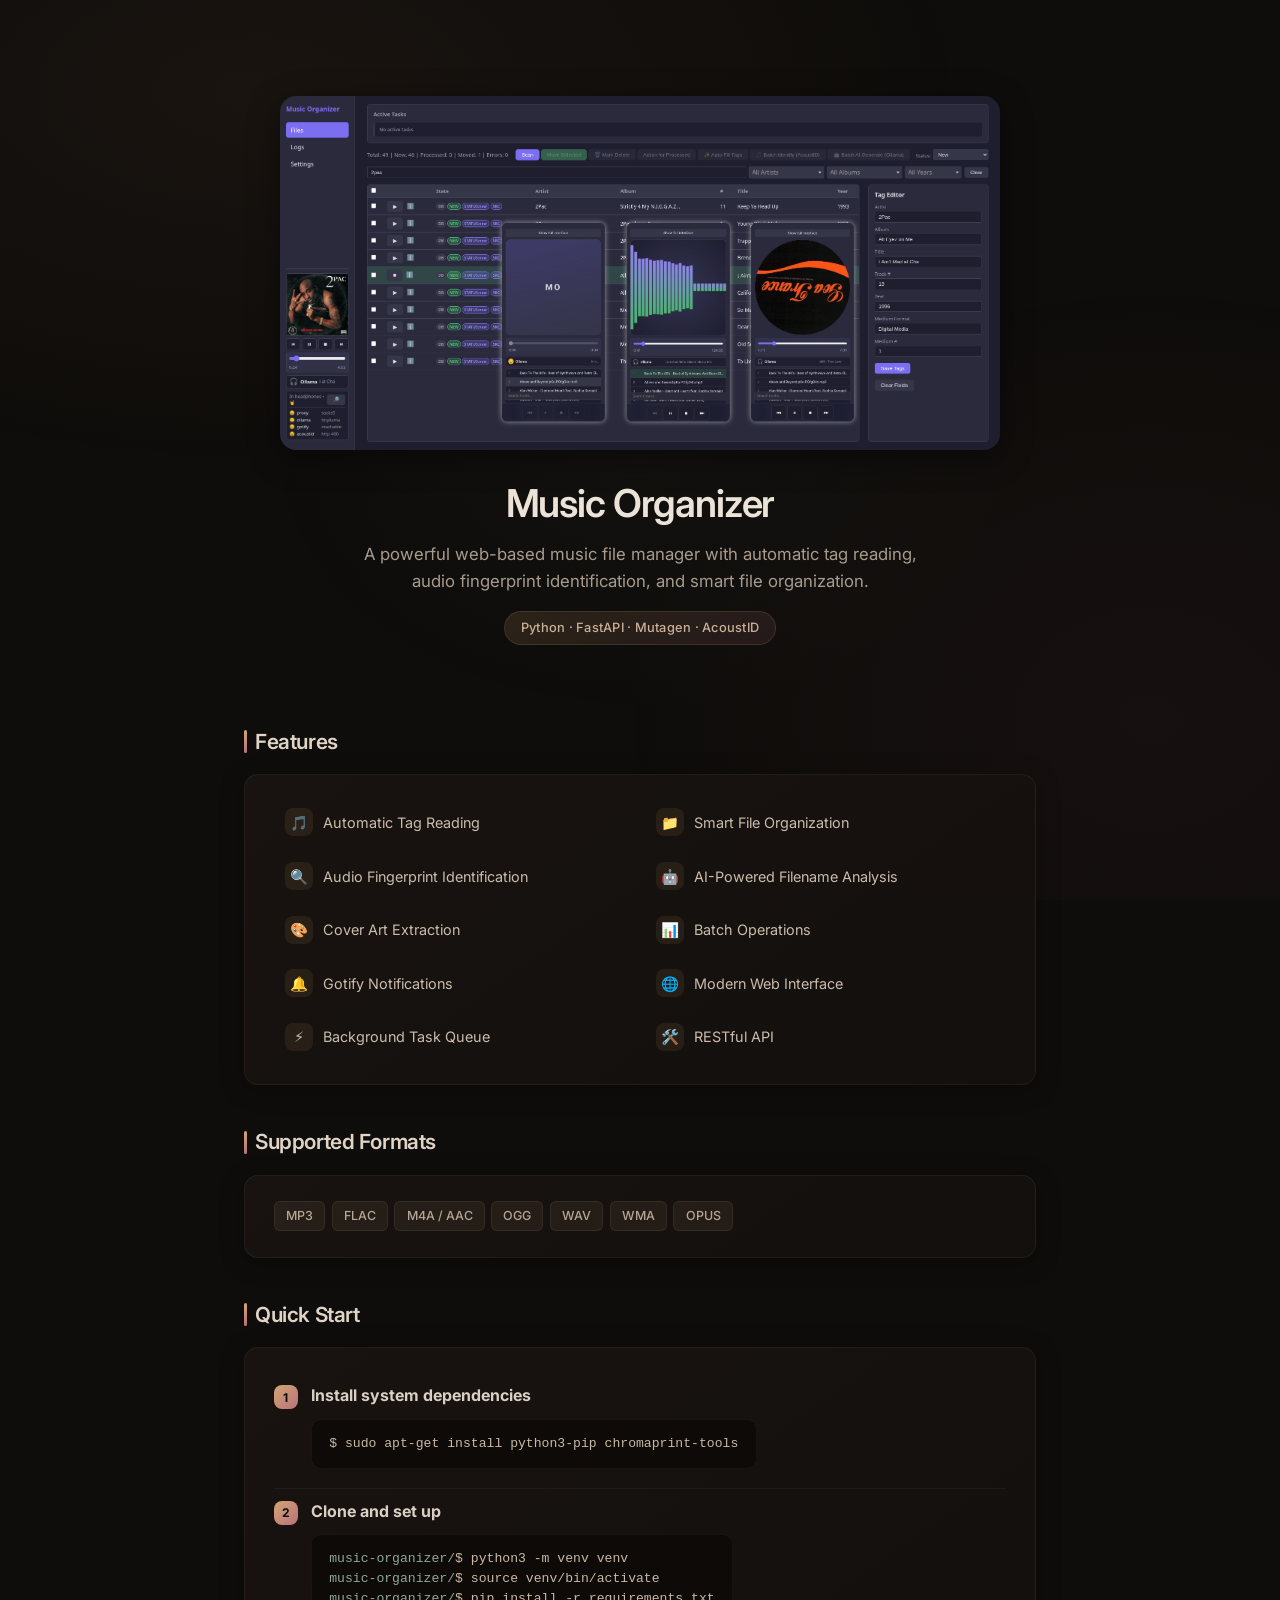
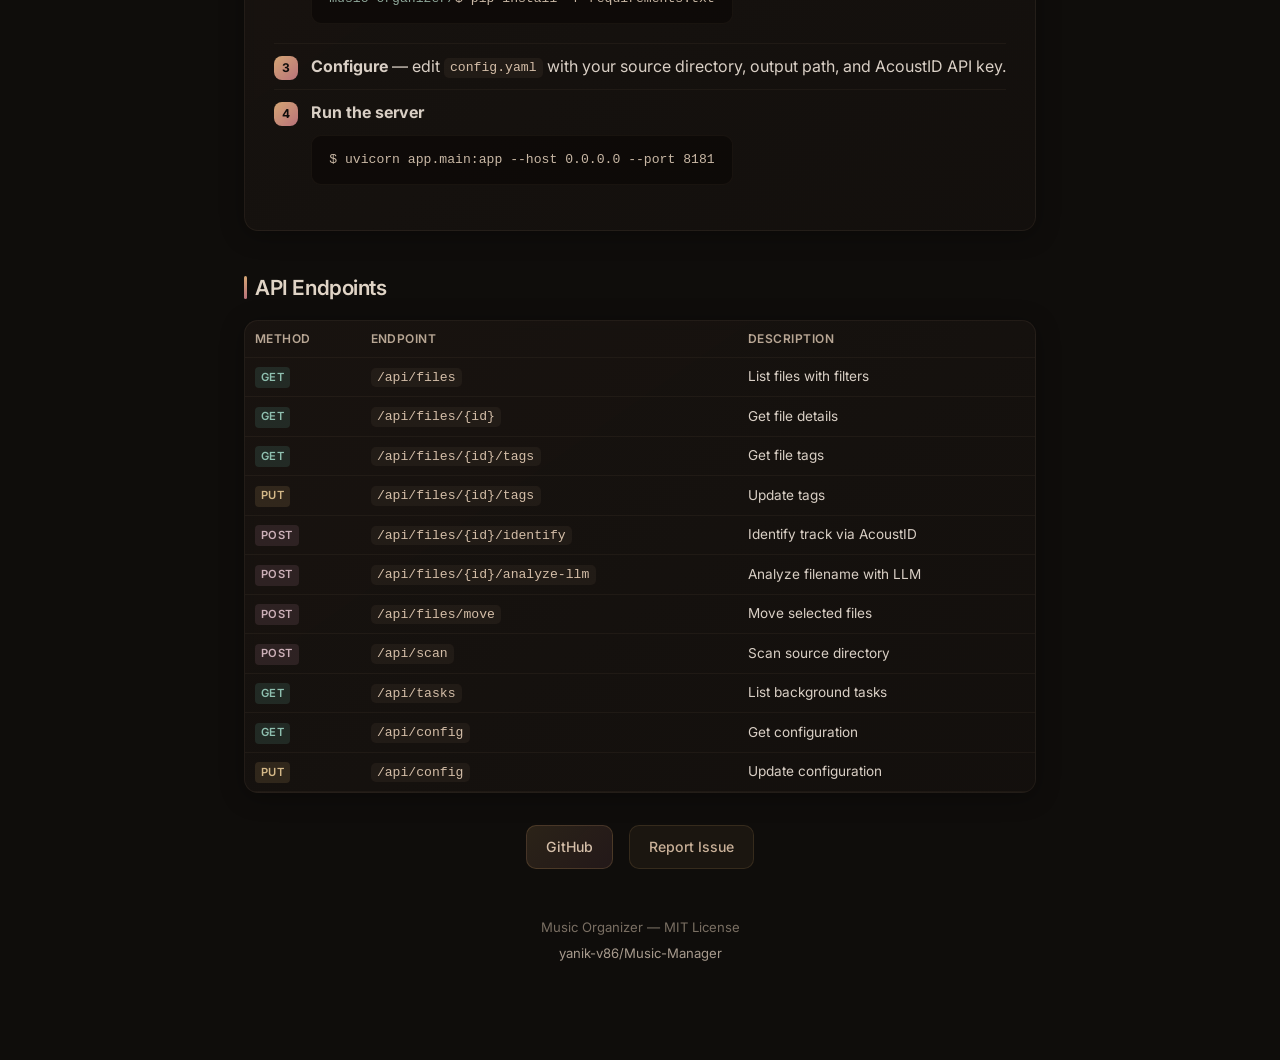
<file: index.html>
<!DOCTYPE html>
<html lang="en">
<head>
<meta charset="UTF-8">
<meta name="viewport" content="width=device-width, initial-scale=1.0">
<title>Music Organizer</title>
<style>
  @import url('https://fonts.googleapis.com/css2?family=Inter:wght@300;400;500;600;700&display=swap');

  * { margin: 0; padding: 0; box-sizing: border-box; }

  body {
    font-family: 'Inter', -apple-system, system-ui, sans-serif;
    background: #0f0d0b;
    color: #d9cfc5;
    line-height: 1.6;
    min-height: 100vh;
  }

  .bg-grain {
    position: fixed;
    inset: 0;
    pointer-events: none;
    z-index: -1;
    background:
      radial-gradient(ellipse 80% 60% at 20% 10%, rgba(180, 130, 90, 0.06) 0%, transparent 70%),
      radial-gradient(ellipse 60% 70% at 90% 80%, rgba(160, 90, 110, 0.05) 0%, transparent 70%),
      radial-gradient(ellipse 50% 50% at 50% 50%, rgba(120, 160, 140, 0.03) 0%, transparent 60%);
  }

  .container {
    max-width: 840px;
    margin: 0 auto;
    padding: 3rem 1.5rem 5rem;
  }

  header {
    text-align: center;
    padding: 3rem 0 2.5rem;
  }

  .logo {
    margin-bottom: 1rem;
    border-radius: 16px;
    max-width: 720px;
    width: 100%;
    box-shadow: 0 8px 32px rgba(0,0,0,0.4);
  }

  h1 {
    font-size: 2.4rem;
    font-weight: 600;
    letter-spacing: -0.03em;
    color: #ece3d8;
    margin-bottom: 0.4rem;
  }

  .subtitle {
    font-size: 1.05rem;
    color: #a89b8e;
    font-weight: 400;
    max-width: 560px;
    margin: 0 auto;
  }

  .tagline {
    display: inline-block;
    margin-top: 1rem;
    padding: 0.35rem 1rem;
    border-radius: 100px;
    font-size: 0.8rem;
    font-weight: 500;
    letter-spacing: 0.02em;
    background: linear-gradient(135deg, rgba(210, 160, 100, 0.15), rgba(180, 110, 130, 0.12));
    border: 1px solid rgba(210, 160, 100, 0.15);
    color: #c9b098;
  }

  section {
    margin-top: 2.5rem;
  }

  h2 {
    font-size: 1.3rem;
    font-weight: 600;
    letter-spacing: -0.02em;
    color: #e0d4c6;
    margin-bottom: 1rem;
    display: flex;
    align-items: center;
    gap: 0.5rem;
  }

  h2::before {
    content: '';
    display: inline-block;
    width: 3px;
    height: 1.1em;
    border-radius: 2px;
    background: linear-gradient(180deg, #d4a574, #b8727a);
    flex-shrink: 0;
  }

  .card {
    background: linear-gradient(145deg, rgba(26, 21, 17, 0.85), rgba(20, 16, 13, 0.9));
    border: 1px solid rgba(200, 170, 140, 0.08);
    border-radius: 14px;
    padding: 1.6rem 1.8rem;
    backdrop-filter: blur(6px);
    box-shadow: 0 4px 24px rgba(0,0,0,0.3);
  }

  .card + .card {
    margin-top: 1rem;
  }

  .features-grid {
    display: grid;
    grid-template-columns: 1fr 1fr;
    gap: 0.6rem;
  }

  @media (max-width: 560px) {
    .features-grid { grid-template-columns: 1fr; }
  }

  .feature-item {
    display: flex;
    align-items: center;
    gap: 0.6rem;
    padding: 0.5rem 0.7rem;
    border-radius: 10px;
    font-size: 0.9rem;
    color: #cbbcac;
    transition: background 0.2s;
  }

  .feature-item:hover {
    background: rgba(210, 170, 130, 0.06);
  }

  .feature-item .icon {
    width: 28px;
    height: 28px;
    border-radius: 8px;
    display: flex;
    align-items: center;
    justify-content: center;
    font-size: 0.9rem;
    flex-shrink: 0;
    background: rgba(210, 160, 100, 0.1);
  }

  .format-list {
    display: flex;
    flex-wrap: wrap;
    gap: 0.4rem;
  }

  .format-badge {
    padding: 0.25rem 0.7rem;
    border-radius: 6px;
    font-size: 0.78rem;
    font-weight: 500;
    background: rgba(180, 140, 110, 0.1);
    border: 1px solid rgba(180, 140, 110, 0.12);
    color: #b8a694;
  }

  .install-steps {
    counter-reset: step;
  }

  .install-step {
    padding: 0.6rem 0;
    display: flex;
    gap: 0.8rem;
    align-items: flex-start;
  }

  .install-step + .install-step {
    border-top: 1px solid rgba(200, 170, 140, 0.06);
  }

  .install-step::before {
    counter-increment: step;
    content: counter(step);
    width: 24px;
    height: 24px;
    border-radius: 8px;
    background: linear-gradient(135deg, #d4a574, #b8727a);
    color: #0f0d0b;
    font-size: 0.75rem;
    font-weight: 700;
    display: flex;
    align-items: center;
    justify-content: center;
    flex-shrink: 0;
    margin-top: 2px;
  }

  code {
    font-family: 'SF Mono', 'Fira Code', monospace;
    font-size: 0.82rem;
    padding: 0.15rem 0.4rem;
    border-radius: 5px;
    background: rgba(180, 140, 110, 0.08);
    color: #d4bea8;
  }

  pre {
    margin: 0.6rem 0;
    padding: 0.9rem 1.1rem;
    border-radius: 10px;
    background: rgba(10, 8, 6, 0.6);
    border: 1px solid rgba(200, 170, 140, 0.06);
    overflow-x: auto;
    font-family: 'SF Mono', 'Fira Code', monospace;
    font-size: 0.82rem;
    color: #c9b8a5;
    line-height: 1.5;
  }

  pre .cmd { color: #b8a694; }
  pre .path { color: #8fa89a; }
  pre .str { color: #c9a88a; }

  .api-table {
    width: 100%;
    border-collapse: collapse;
    font-size: 0.85rem;
  }

  .api-table th,
  .api-table td {
    text-align: left;
    padding: 0.5rem 0.6rem;
    border-bottom: 1px solid rgba(200, 170, 140, 0.06);
  }

  .api-table th {
    font-weight: 600;
    color: #b8a694;
    font-size: 0.75rem;
    text-transform: uppercase;
    letter-spacing: 0.04em;
  }

  .api-table tr:hover td {
    background: rgba(210, 170, 130, 0.03);
  }

  .api-method {
    display: inline-block;
    padding: 0.1rem 0.4rem;
    border-radius: 4px;
    font-size: 0.7rem;
    font-weight: 600;
    letter-spacing: 0.03em;
  }

  .api-method.get { background: rgba(100, 180, 160, 0.15); color: #8fc0b0; }
  .api-method.put { background: rgba(200, 160, 100, 0.15); color: #d4b888; }
  .api-method.post { background: rgba(180, 130, 150, 0.15); color: #ccb0b8; }

  .links {
    display: flex;
    gap: 1rem;
    justify-content: center;
    flex-wrap: wrap;
    margin-top: 2rem;
  }

  .button {
    display: inline-flex;
    align-items: center;
    gap: 0.4rem;
    padding: 0.6rem 1.2rem;
    border-radius: 10px;
    font-size: 0.88rem;
    font-weight: 500;
    text-decoration: none;
    transition: all 0.2s;
    border: 1px solid rgba(210, 160, 100, 0.15);
    background: rgba(210, 160, 100, 0.06);
    color: #c9b098;
  }

  .button:hover {
    background: rgba(210, 160, 100, 0.12);
    border-color: rgba(210, 160, 100, 0.25);
    transform: translateY(-1px);
  }

  .button-primary {
    background: linear-gradient(135deg, rgba(210, 160, 100, 0.15), rgba(180, 110, 130, 0.12));
    border-color: rgba(210, 160, 100, 0.2);
    color: #d4bea8;
  }

  .button-primary:hover {
    background: linear-gradient(135deg, rgba(210, 160, 100, 0.22), rgba(180, 110, 130, 0.18));
  }

  footer {
    text-align: center;
    padding: 3rem 0 1rem;
    font-size: 0.82rem;
    color: #7a6f63;
  }

  footer a {
    color: #a89b8e;
    text-decoration: none;
  }

  footer a:hover {
    color: #c9b098;
  }

  @media (max-width: 480px) {
    .container { padding: 1.5rem 1rem 3rem; }
    h1 { font-size: 1.8rem; }
    .card { padding: 1.2rem; }
  }
</style>
</head>
<body>

<div class="bg-grain"></div>

<div class="container">

  <header>
    <img src="music-manager.png" alt="Music Organizer" class="logo">
    <h1>Music Organizer</h1>
    <p class="subtitle">
      A powerful web-based music file manager with automatic tag reading,
      audio fingerprint identification, and smart file organization.
    </p>
    <span class="tagline">Python &middot; FastAPI &middot; Mutagen &middot; AcoustID</span>
  </header>

  <section>
    <h2>Features</h2>
    <div class="card">
      <div class="features-grid">
        <div class="feature-item">
          <span class="icon">🎵</span>
          Automatic Tag Reading
        </div>
        <div class="feature-item">
          <span class="icon">📁</span>
          Smart File Organization
        </div>
        <div class="feature-item">
          <span class="icon">🔍</span>
          Audio Fingerprint Identification
        </div>
        <div class="feature-item">
          <span class="icon">🤖</span>
          AI-Powered Filename Analysis
        </div>
        <div class="feature-item">
          <span class="icon">🎨</span>
          Cover Art Extraction
        </div>
        <div class="feature-item">
          <span class="icon">📊</span>
          Batch Operations
        </div>
        <div class="feature-item">
          <span class="icon">🔔</span>
          Gotify Notifications
        </div>
        <div class="feature-item">
          <span class="icon">🌐</span>
          Modern Web Interface
        </div>
        <div class="feature-item">
          <span class="icon">⚡</span>
          Background Task Queue
        </div>
        <div class="feature-item">
          <span class="icon">🛠️</span>
          RESTful API
        </div>
      </div>
    </div>
  </section>

  <section>
    <h2>Supported Formats</h2>
    <div class="card">
      <div class="format-list">
        <span class="format-badge">MP3</span>
        <span class="format-badge">FLAC</span>
        <span class="format-badge">M4A / AAC</span>
        <span class="format-badge">OGG</span>
        <span class="format-badge">WAV</span>
        <span class="format-badge">WMA</span>
        <span class="format-badge">OPUS</span>
      </div>
    </div>
  </section>

  <section>
    <h2>Quick Start</h2>
    <div class="card install-steps">
      <div class="install-step">
        <div>
          <strong>Install system dependencies</strong>
          <pre>$ sudo apt-get install python3-pip chromaprint-tools</pre>
        </div>
      </div>
      <div class="install-step">
        <div>
          <strong>Clone and set up</strong>
          <pre><span class="path">music-organizer/</span>$ python3 -m venv venv
<span class="path">music-organizer/</span>$ source venv/bin/activate
<span class="path">music-organizer/</span>$ pip install -r requirements.txt</pre>
        </div>
      </div>
      <div class="install-step">
        <div>
          <strong>Configure</strong> &mdash; edit <code>config.yaml</code> with your source directory, output path, and AcoustID API key.
        </div>
      </div>
      <div class="install-step">
        <div>
          <strong>Run the server</strong>
          <pre>$ uvicorn app.main:app --host 0.0.0.0 --port 8181</pre>
        </div>
      </div>
    </div>
  </section>

  <section>
    <h2>API Endpoints</h2>
    <div class="card" style="padding: 0; overflow-x: auto;">
      <table class="api-table">
        <thead>
          <tr>
            <th>Method</th>
            <th>Endpoint</th>
            <th>Description</th>
          </tr>
        </thead>
        <tbody>
          <tr><td><span class="api-method get">GET</span></td><td><code>/api/files</code></td><td>List files with filters</td></tr>
          <tr><td><span class="api-method get">GET</span></td><td><code>/api/files/{id}</code></td><td>Get file details</td></tr>
          <tr><td><span class="api-method get">GET</span></td><td><code>/api/files/{id}/tags</code></td><td>Get file tags</td></tr>
          <tr><td><span class="api-method put">PUT</span></td><td><code>/api/files/{id}/tags</code></td><td>Update tags</td></tr>
          <tr><td><span class="api-method post">POST</span></td><td><code>/api/files/{id}/identify</code></td><td>Identify track via AcoustID</td></tr>
          <tr><td><span class="api-method post">POST</span></td><td><code>/api/files/{id}/analyze-llm</code></td><td>Analyze filename with LLM</td></tr>
          <tr><td><span class="api-method post">POST</span></td><td><code>/api/files/move</code></td><td>Move selected files</td></tr>
          <tr><td><span class="api-method post">POST</span></td><td><code>/api/scan</code></td><td>Scan source directory</td></tr>
          <tr><td><span class="api-method get">GET</span></td><td><code>/api/tasks</code></td><td>List background tasks</td></tr>
          <tr><td><span class="api-method get">GET</span></td><td><code>/api/config</code></td><td>Get configuration</td></tr>
          <tr><td><span class="api-method put">PUT</span></td><td><code>/api/config</code></td><td>Update configuration</td></tr>
        </tbody>
      </table>
    </div>
  </section>

  <div class="links">
    <a href="https://github.com/yanik-v86/Music-Manager" class="button button-primary">GitHub</a>
    <a href="https://github.com/yanik-v86/Music-Manager/issues" class="button">Report Issue</a>
  </div>

  <footer>
    <p>Music Organizer &mdash; MIT License</p>
    <p style="margin-top: 0.3rem;">
      <a href="https://github.com/yanik-v86/Music-Manager">yanik-v86/Music-Manager</a>
    </p>
  </footer>

</div>

</body>
</html>
</file>
